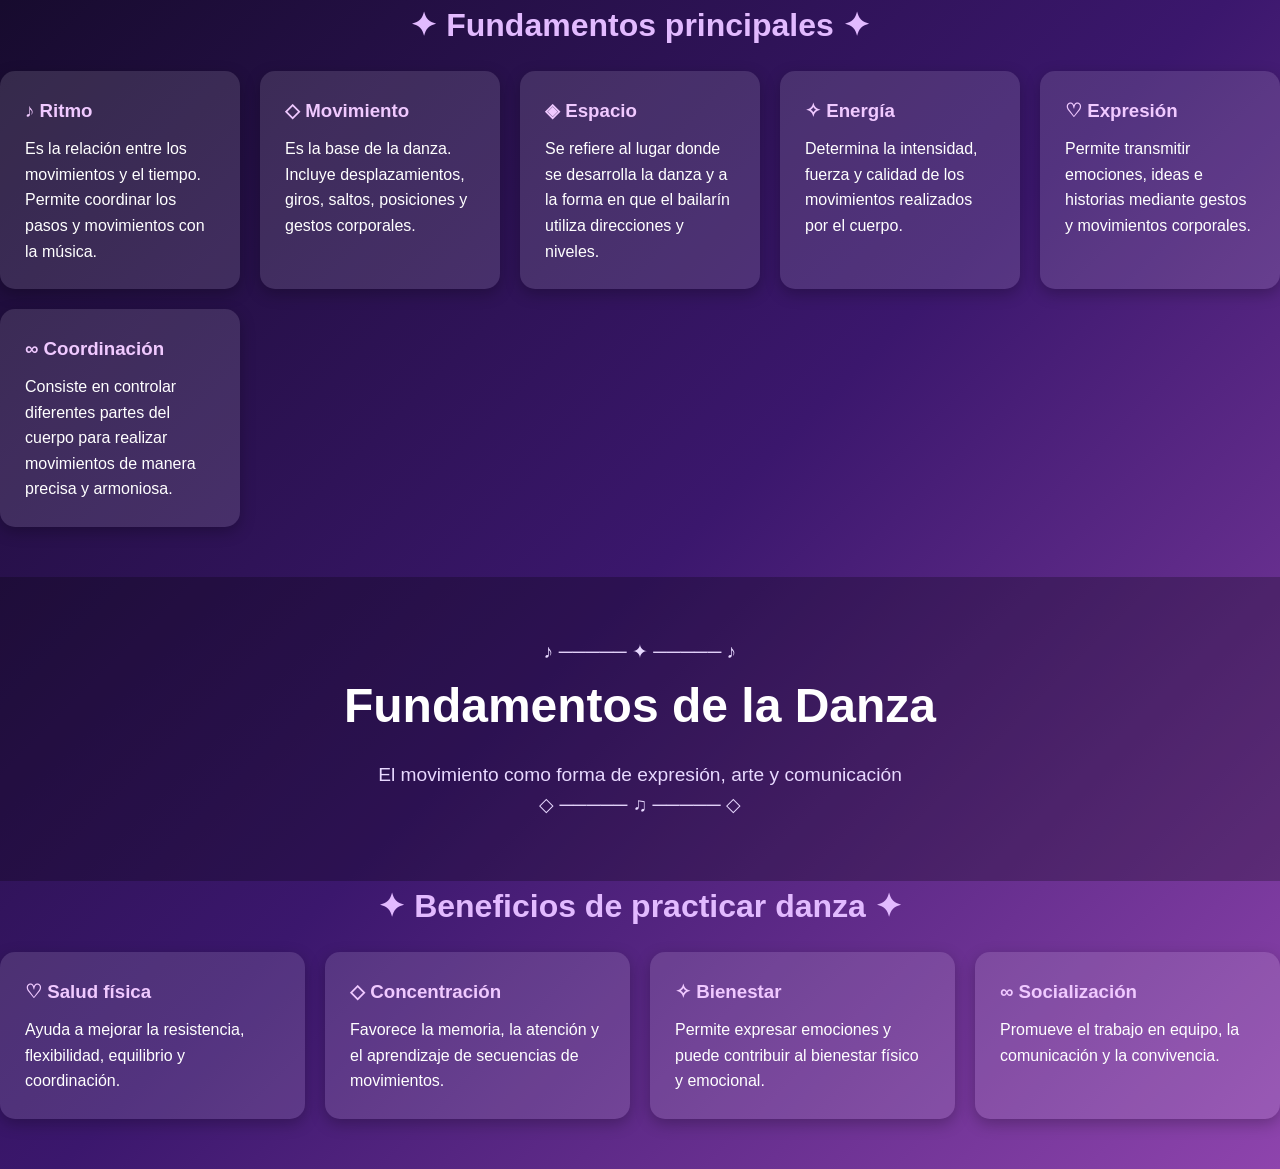
<file: F.html>
<!DOCTYPE html>
<html lang="es">
<head>
    <meta charset="UTF-8">
    <meta name="viewport" content="width=device-width, initial-scale=1.0">
    <title>Fundamentos de la Danza</title>

    <style>
        * {
            margin: 0;
            padding: 0;
            box-sizing: border-box;
        }

        body {
            font-family: Arial, sans-serif;
            background: linear-gradient(135deg, #170b2e, #3b176d, #8e44ad);
            color: white;
            line-height: 1.6;
        }

        header {
            text-align: center;
            padding: 60px 20px;
            background: rgba(0, 0, 0, 0.25);
        }

        header h1 {
            font-size: 3rem;
            margin-bottom: 15px;
        }

        header p {
            font-size: 1.2rem;
            color: #e8d9ff;
        }

        nav {
            background: rgba(0, 0, 0, 0.35);
            padding: 15px;
            text-align: center;
        }

        nav a {
            color: white;
            text-decoration: none;
            margin: 0 15px;
            font-weight: bold;
        }

        nav a:hover {
            color: #d8a7ff;
        }

        main {
            max-width: 1100px;
            margin: auto;
            padding: 40px 20px;
        }

        section {
            margin-bottom: 50px;
        }

        h2 {
            color: #e2baff;
            font-size: 2rem;
            margin-bottom: 20px;
            text-align: center;
        }

        .intro {
            text-align: center;
            font-size: 1.1rem;
            max-width: 800px;
            margin: auto;
        }

        .cards {
            display: grid;
            grid-template-columns: repeat(auto-fit, minmax(220px, 1fr));
            gap: 20px;
        }

        .card {
            background: rgba(255, 255, 255, 0.12);
            padding: 25px;
            border-radius: 15px;
            box-shadow: 0 5px 15px rgba(0,0,0,0.25);
            transition: transform 0.3s;
        }

        .card:hover {
            transform: translateY(-8px);
        }

        .card h3 {
            color: #f0c9ff;
            margin-bottom: 10px;
        }

        .elementos {
            background: rgba(0, 0, 0, 0.2);
            padding: 30px;
            border-radius: 15px;
        }

        ul {
            margin-left: 25px;
        }

        li {
            margin-bottom: 10px;
        }

        footer {
            text-align: center;
            padding: 25px;
            background: rgba(0, 0, 0, 0.35);
            color: #ddd;
        }

        @media (max-width: 600px) {
            header h1 {
                font-size: 2.2rem;
            }

            nav a {
                display: block;
                margin: 8px;
            }
        }
    </style>
    <section id="fundamentos">
    <h2>✦ Fundamentos principales ✦</h2>

    <div class="cards">

        <div class="card">
            <h3>♪ Ritmo</h3>
            <p>
                Es la relación entre los movimientos y el tiempo.
                Permite coordinar los pasos y movimientos con la música.
            </p>
        </div>

        <div class="card">
            <h3>◇ Movimiento</h3>
            <p>
                Es la base de la danza. Incluye desplazamientos, giros,
                saltos, posiciones y gestos corporales.
            </p>
        </div>

        <div class="card">
            <h3>◈ Espacio</h3>
            <p>
                Se refiere al lugar donde se desarrolla la danza y a la
                forma en que el bailarín utiliza direcciones y niveles.
            </p>
        </div>

        <div class="card">
            <h3>✧ Energía</h3>
            <p>
                Determina la intensidad, fuerza y calidad de los movimientos
                realizados por el cuerpo.
            </p>
        </div>

        <div class="card">
            <h3>♡ Expresión</h3>
            <p>
                Permite transmitir emociones, ideas e historias mediante
                gestos y movimientos corporales.
            </p>
        </div>

        <div class="card">
            <h3>∞ Coordinación</h3>
            <p>
                Consiste en controlar diferentes partes del cuerpo para
                realizar movimientos de manera precisa y armoniosa.
            </p>
        </div>

    </div>
</section>
<header>
    <p class="decoracion">♪ ───── ✦ ───── ♪</p>
    <h1>Fundamentos de la Danza</h1>
    <p>El movimiento como forma de expresión, arte y comunicación</p>
    <p class="decoracion">◇ ───── ♫ ───── ◇</p>
</header>
<section id="beneficios">
    <h2>✦ Beneficios de practicar danza ✦</h2>

    <div class="cards">

        <div class="card">
            <h3>♡ Salud física</h3>
            <p>
                Ayuda a mejorar la resistencia, flexibilidad, equilibrio
                y coordinación.
            </p>
        </div>

        <div class="card">
            <h3>◇ Concentración</h3>
            <p>
                Favorece la memoria, la atención y el aprendizaje de
                secuencias de movimientos.
            </p>
        </div>

        <div class="card">
            <h3>✧ Bienestar</h3>
            <p>
                Permite expresar emociones y puede contribuir al bienestar
                físico y emocional.
            </p>
        </div>

        <div class="card">
            <h3>∞ Socialización</h3>
            <p>
                Promueve el trabajo en equipo, la comunicación y la
                convivencia.
            </p>
        </div>

    </div>
</section>



</body>
</html>
</file>
